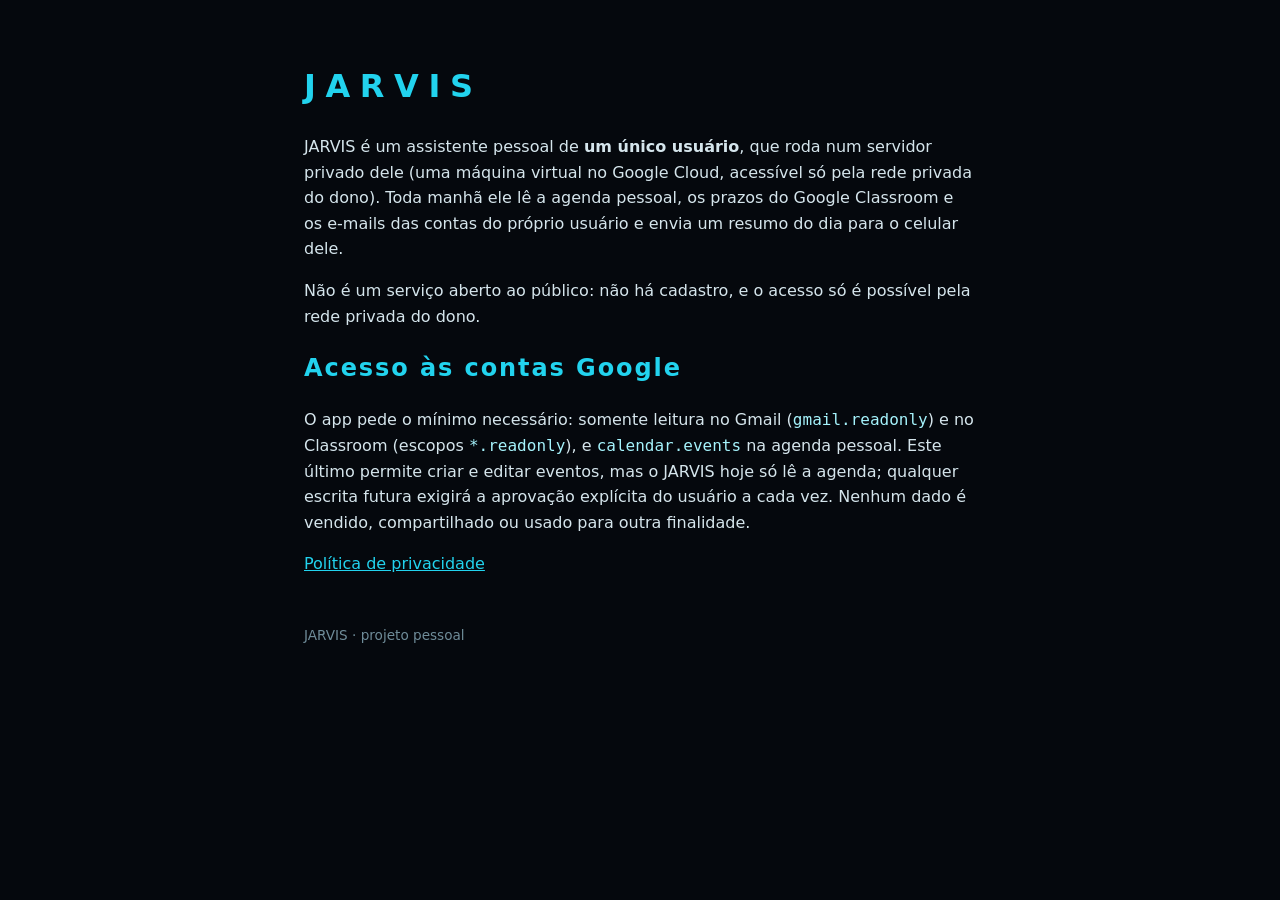
<file: index.html>
<!doctype html>
<html lang="pt-BR">
<head>
  <meta charset="utf-8">
  <meta name="viewport" content="width=device-width, initial-scale=1">
  <title>JARVIS — assistente pessoal</title>
  <link rel="stylesheet" href="style.css">
</head>
<body>
  <h1>JARVIS</h1>
  <p>JARVIS é um assistente pessoal de <strong>um único usuário</strong>, que roda num servidor
    privado dele (uma máquina virtual no Google Cloud, acessível só pela rede privada do dono). Toda manhã ele lê a agenda pessoal, os prazos do Google Classroom e os e-mails
    das contas do próprio usuário e envia um resumo do dia para o celular dele.</p>
  <p>Não é um serviço aberto ao público: não há cadastro, e o acesso só é possível pela rede
    privada do dono.</p>
  <h2>Acesso às contas Google</h2>
  <p>O app pede o mínimo necessário: somente leitura no Gmail (<code>gmail.readonly</code>) e no
    Classroom (escopos <code>*.readonly</code>), e <code>calendar.events</code> na agenda pessoal.
    Este último permite criar e editar eventos, mas o JARVIS hoje só lê a agenda; qualquer escrita
    futura exigirá a aprovação explícita do usuário a cada vez. Nenhum dado é vendido,
    compartilhado ou usado para outra finalidade.</p>
  <p><a href="privacy.html">Política de privacidade</a></p>
  <footer>JARVIS · projeto pessoal</footer>
</body>
</html>
</file>
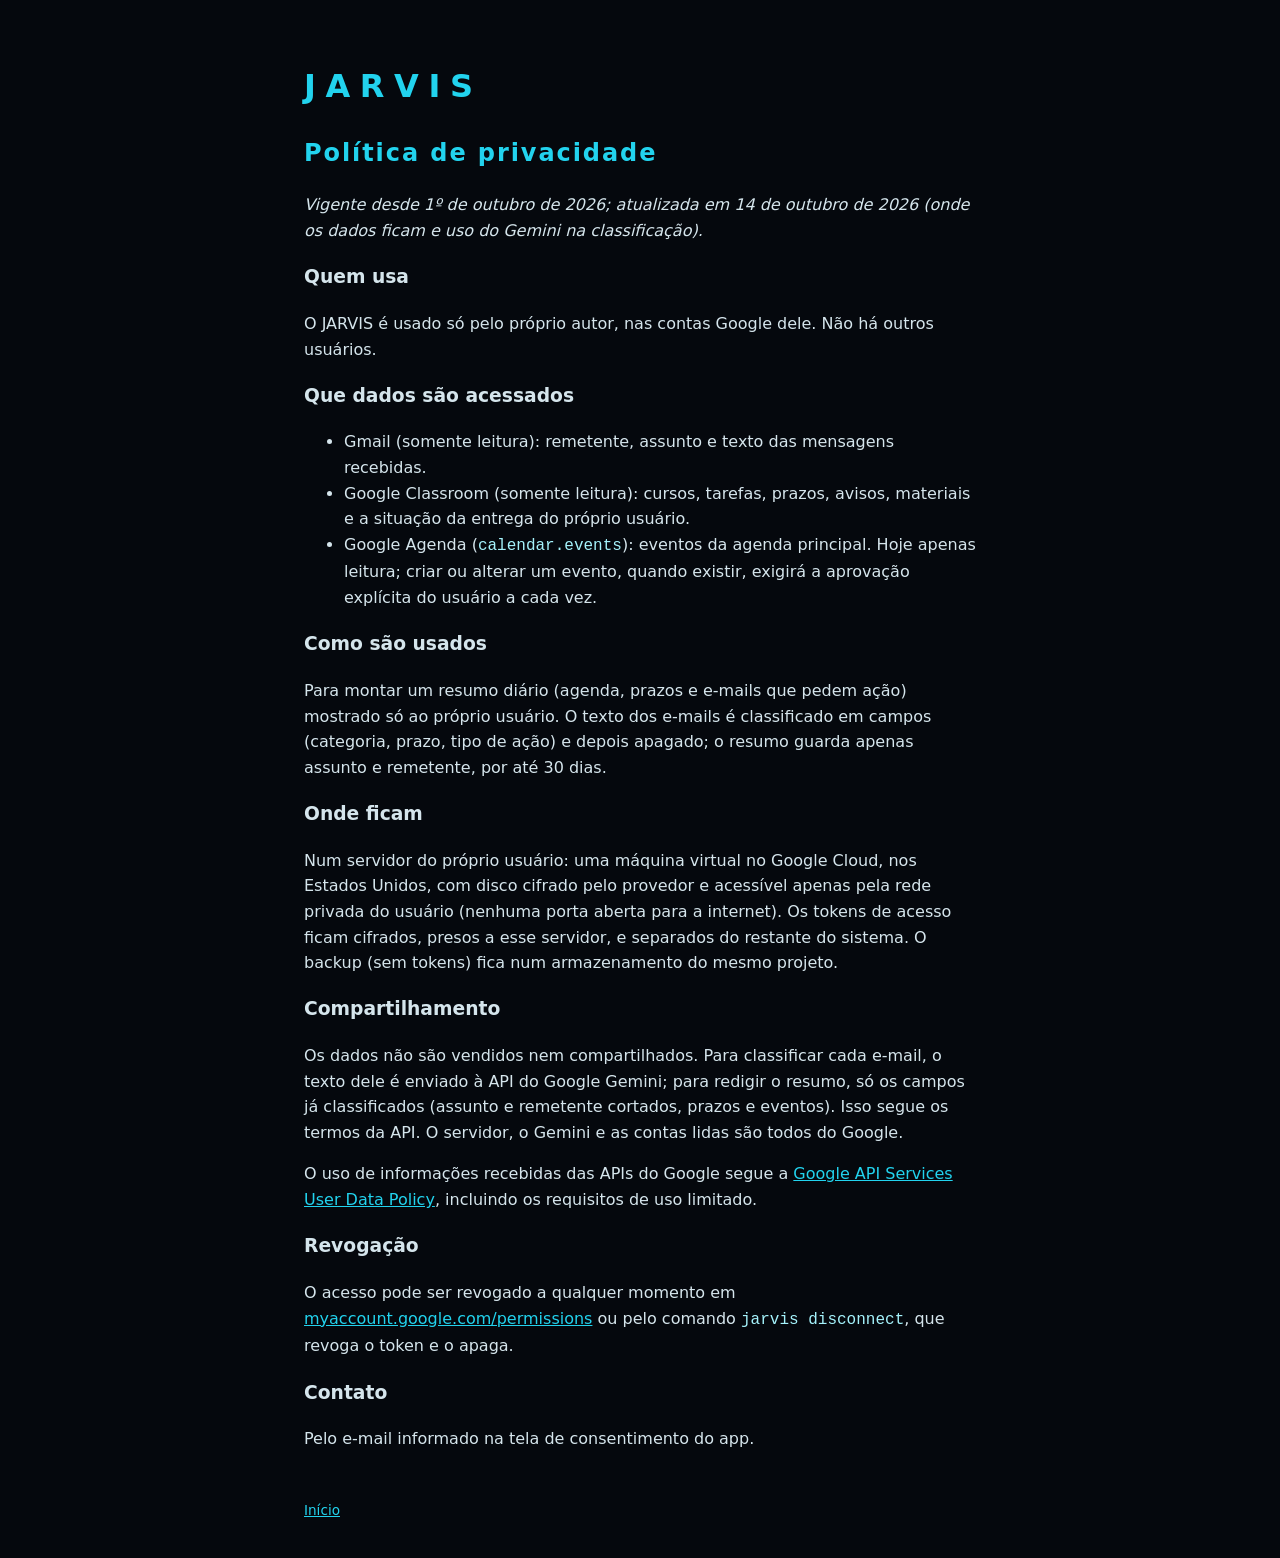
<file: privacy.html>
<!doctype html>
<html lang="pt-BR">
<head>
  <meta charset="utf-8">
  <meta name="viewport" content="width=device-width, initial-scale=1">
  <title>JARVIS — política de privacidade</title>
  <link rel="stylesheet" href="style.css">
</head>
<body>
  <h1>JARVIS</h1>
  <h2>Política de privacidade</h2>
  <p><em>Vigente desde 1º de outubro de 2026; atualizada em 14 de outubro de 2026 (onde os dados
    ficam e uso do Gemini na classificação).</em></p>

  <h3>Quem usa</h3>
  <p>O JARVIS é usado só pelo próprio autor, nas contas Google dele. Não há outros usuários.</p>

  <h3>Que dados são acessados</h3>
  <ul>
    <li>Gmail (somente leitura): remetente, assunto e texto das mensagens recebidas.</li>
    <li>Google Classroom (somente leitura): cursos, tarefas, prazos, avisos, materiais e a situação
      da entrega do próprio usuário.</li>
    <li>Google Agenda (<code>calendar.events</code>): eventos da agenda principal. Hoje apenas
      leitura; criar ou alterar um evento, quando existir, exigirá a aprovação explícita do usuário
      a cada vez.</li>
  </ul>

  <h3>Como são usados</h3>
  <p>Para montar um resumo diário (agenda, prazos e e-mails que pedem ação) mostrado só ao próprio
    usuário. O texto dos e-mails é classificado em campos (categoria, prazo, tipo de ação) e depois
    apagado; o resumo guarda apenas assunto e remetente, por até 30 dias.</p>

  <h3>Onde ficam</h3>
  <p>Num servidor do próprio usuário: uma máquina virtual no Google Cloud, nos Estados Unidos, com
    disco cifrado pelo provedor e acessível apenas pela rede privada do usuário (nenhuma porta
    aberta para a internet). Os tokens de acesso ficam cifrados, presos a esse servidor, e separados
    do restante do sistema. O backup (sem tokens) fica num armazenamento do mesmo projeto.</p>

  <h3>Compartilhamento</h3>
  <p>Os dados não são vendidos nem compartilhados. Para classificar cada e-mail, o texto dele é
    enviado à API do Google Gemini; para redigir o resumo, só os campos já classificados (assunto e
    remetente cortados, prazos e eventos). Isso segue os termos da API. O servidor, o Gemini e as
    contas lidas são todos do Google.</p>
  <p>O uso de informações recebidas das APIs do Google segue a
    <a href="https://developers.google.com/terms/api-services-user-data-policy">Google API Services
    User Data Policy</a>, incluindo os requisitos de uso limitado.</p>

  <h3>Revogação</h3>
  <p>O acesso pode ser revogado a qualquer momento em
    <a href="https://myaccount.google.com/permissions">myaccount.google.com/permissions</a>
    ou pelo comando <code>jarvis disconnect</code>, que revoga o token e o apaga.</p>

  <h3>Contato</h3>
  <p>Pelo e-mail informado na tela de consentimento do app.</p>
  <footer><a href="index.html">Início</a></footer>
</body>
</html>
</file>
<file: style.css>
:root {
  color-scheme: dark;
}
body {
  margin: 0 auto;
  max-width: 42rem;
  padding: 2.5rem 1.25rem;
  background: #05080d;
  color: #d5e5ec;
  font:
    16px / 1.6 system-ui,
    sans-serif;
}
h1,
h2 {
  color: #22d3ee;
  letter-spacing: 0.08em;
}
h1 {
  letter-spacing: 0.3em;
}
a {
  color: #22d3ee;
}
code {
  color: #a5f3fc;
}
footer {
  margin-top: 3rem;
  color: #6f8c99;
  font-size: 0.85rem;
}
</file>
